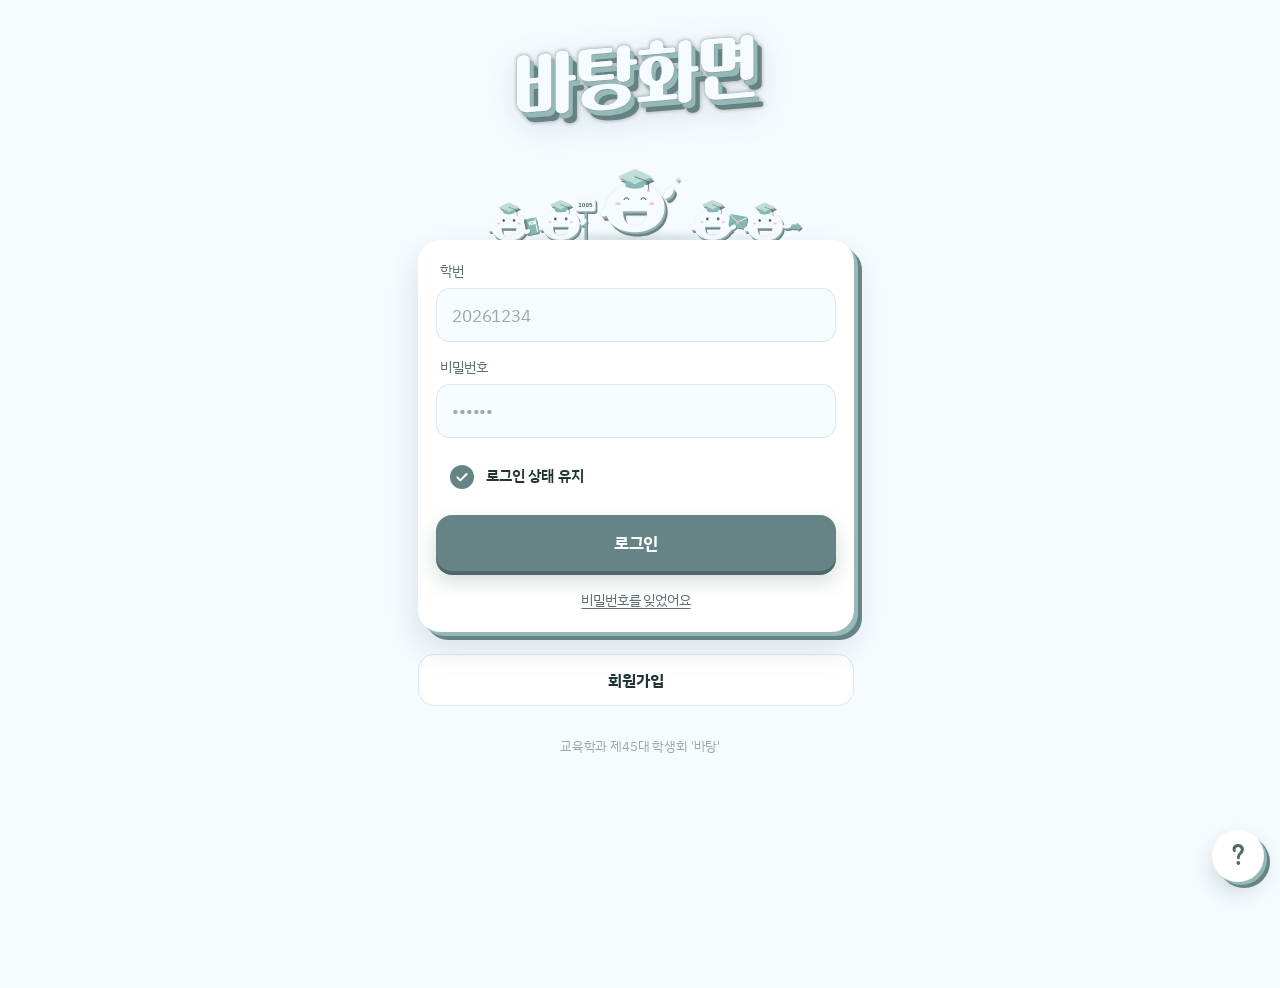
<file: index.html>
<!DOCTYPE html>
<html lang="ko">
<head>
<meta charset="utf-8">
<meta name="viewport" content="width=device-width, initial-scale=1, viewport-fit=cover">
<meta name="theme-color" content="#F5FBFF">
<meta name="format-detection" content="telephone=no">
<title>바탕화면</title>
<link rel="icon" href="favicon.svg">
<link rel="preconnect" href="https://fonts.googleapis.com"><link rel="preconnect" href="https://fonts.gstatic.com" crossorigin>
<link rel="stylesheet" href="https://fonts.googleapis.com/css2?family=IBM+Plex+Sans+KR:wght@400;500;600;700&family=Jua&display=swap">
<link rel="stylesheet" href="styles.css?v=4.0">
</head>
<body>
<div class="app" id="app"></div>
<div id="toast" role="status" aria-live="polite"></div>
<script src="config.js?v=4.0"></script>
<script src="logos.js?v=4.0"></script>
<script src="common.js?v=4.0"></script>
<script src="app.js?v=4.0"></script>
</body>
</html>
</file>
<file: styles.css>
/* 바탕화면 공통 디자인
 * 레이아웃: 휴대폰 한 손 폭(최대 480px) 한 줄 흐름, 홈은 2×2 타일, 하단 고정 버튼.
 * 로고의 '층층이 쌓인 글자'(흰 면 → 민트 → 그린)를 홈 타일과 주 버튼의 두께로 가져왔다.
 */
:root{
  --sky:#F5FBFF;      /* 로고 맨 위 · 배경 */
  --mint:#96B8B6;     /* 로고 중간 */
  --green:#668485;    /* 로고 맨 밑 · 주 색 */
  --green-deep:#4E6869;
  --ink:#213536;      /* 본문 글자: 그린을 아주 어둡게 */
  --sub:#5B7071;
  --faint:#97AAAA;
  --line:#DCE8E9;
  --card:#FFFFFF;
  --card2:#EEF6F7;
  --mint-soft:#E2EFEE;
  --good:#3F7A68; --good-soft:#E1F0EA;
  --warn:#A8721F; --warn-soft:#F7EDDB;
  --bad:#B4514C;  --bad-soft:#F8E5E3;
  --font:"IBM Plex Sans KR",-apple-system,"Apple SD Gothic Neo","Noto Sans KR","Malgun Gothic",sans-serif;
  --display:"Jua","IBM Plex Sans KR","Apple SD Gothic Neo",sans-serif;
  --sh1:0 1px 2px rgba(33,53,54,.05),0 6px 18px rgba(52,86,88,.08);
  --sh2:0 2px 4px rgba(33,53,54,.06),0 14px 30px rgba(52,86,88,.12);
  --r:18px;
  color-scheme:light;
}
*{box-sizing:border-box;-webkit-tap-highlight-color:transparent}
html,body{margin:0;background:var(--sky);color:var(--ink)}
body{font-family:var(--font);font-size:16px;line-height:1.55;letter-spacing:-0.01em;-webkit-font-smoothing:antialiased;min-height:100vh;word-break:keep-all}
button,input,textarea{font:inherit;color:inherit;letter-spacing:inherit}
button{cursor:pointer;border:0;background:none;padding:0}
a{color:var(--green-deep)}
.app{max-width:480px;margin:0 auto;min-height:100vh;display:flex;flex-direction:column;padding-bottom:128px;
  padding-left:max(18px,env(safe-area-inset-left,0px));padding-right:max(18px,env(safe-area-inset-right,0px))}
.app.wide{max-width:780px}

/* 상단 */
.top{display:flex;align-items:center;justify-content:space-between;min-height:64px;gap:8px}
.top .ttl{font-weight:700;font-size:17px;flex:1;min-width:0;white-space:nowrap;overflow:hidden;text-overflow:ellipsis}
.brand{display:flex;align-items:center;gap:8px;font-weight:700;font-size:16px;color:var(--sub)}
.brand img{display:block;height:34px;width:auto}
.icon-btn{width:44px;height:44px;border-radius:14px;display:grid;place-items:center;color:var(--ink);flex:none}
.icon-btn:active{background:var(--mint-soft)}
.icon-btn svg{width:24px;height:24px}
.pill-btn{display:inline-flex;align-items:center;gap:6px;height:38px;padding:0 14px;border-radius:12px;background:var(--card);box-shadow:inset 0 0 0 1px var(--line);font-size:14px;font-weight:600;color:var(--green-deep);white-space:nowrap}
.pill-btn svg{width:18px;height:18px}
.pill-btn:active{background:var(--mint-soft)}

/* 제목 */
.title{font-family:var(--display);font-weight:400;font-size:29px;line-height:1.3;letter-spacing:-0.01em;margin:14px 0 6px;text-wrap:balance}
.lead{color:var(--sub);font-size:15px;margin:0 0 20px}
.h2{font-size:14px;font-weight:700;color:var(--sub);margin:26px 4px 10px;letter-spacing:.01em}

/* 홈 타일: 로고처럼 두 겹 두께 */
.tiles{display:grid;grid-template-columns:1fr 1fr;gap:18px 16px;margin:22px 8px 0 0}
.tile{position:relative;display:flex;flex-direction:column;align-items:flex-start;gap:10px;text-align:left;min-height:148px;padding:18px 16px 16px;
  background:var(--card);border-radius:22px;box-shadow:4px 4px 0 var(--mint),8px 8px 0 var(--green),0 14px 26px rgba(52,86,88,.18);
  transition:transform .12s ease, box-shadow .12s ease}
.tile:active{transform:translate(4px,4px);box-shadow:2px 2px 0 var(--mint),4px 4px 0 var(--green),0 6px 12px rgba(52,86,88,.14)}
.tile .ico{width:46px;height:46px;border-radius:15px;display:grid;place-items:center;background:var(--mint-soft);color:var(--green-deep)}
.tile .ico svg{width:26px;height:26px}
.tile b{font-size:18px;font-weight:700;line-height:1.3}
.tile small{display:block;color:var(--sub);font-size:13px;line-height:1.4;margin-top:-6px}

/* 큰 선택 카드 */
.big{display:flex;align-items:center;gap:16px;width:100%;text-align:left;background:var(--card);border-radius:22px;
  box-shadow:var(--sh2);padding:22px 20px;transition:transform .12s ease}
.big:active{transform:scale(.98)}
.big .ico{width:52px;height:52px;border-radius:17px;display:grid;place-items:center;flex:none;background:var(--mint-soft);color:var(--green-deep)}
.big .ico.g{background:var(--green);color:#fff}
.big .ico svg{width:28px;height:28px}
.big b{display:block;font-size:19px;font-weight:700}
.big span{display:block;color:var(--sub);font-size:14px;margin-top:2px}
.big .chev{color:var(--faint);width:22px;height:22px;flex:none}

/* 카드·정렬 */
.card{background:var(--card);border-radius:var(--r);box-shadow:var(--sh1);padding:18px}
.stack{display:flex;flex-direction:column;gap:12px}
.row{display:flex;align-items:center;gap:12px}
.grow{flex:1;min-width:0}

/* 버튼 */
.btn{display:flex;align-items:center;justify-content:center;gap:8px;width:100%;height:56px;border-radius:16px;
  font-size:17px;font-weight:700;transition:transform .1s ease, box-shadow .1s ease, background .1s}
.btn.primary{background:var(--green);color:#fff;box-shadow:0 4px 0 var(--green-deep),0 10px 20px rgba(52,86,88,.22)}
.btn.primary:active{transform:translateY(3px);box-shadow:0 1px 0 var(--green-deep),0 4px 10px rgba(52,86,88,.18)}
.btn.soft{background:var(--card);color:var(--ink);box-shadow:inset 0 0 0 1px var(--line)}
.btn.soft:active{background:var(--mint-soft)}
.btn.line{background:var(--card);color:var(--ink);box-shadow:inset 0 0 0 1px var(--line)}
.btn.dark{background:var(--ink);color:#fff}
.btn.danger{background:var(--bad-soft);color:var(--bad)}
.btn[disabled]{background:var(--line)!important;color:var(--faint)!important;box-shadow:none!important;transform:none;cursor:default}
.btn.sm{height:40px;width:auto;padding:0 16px;font-size:15px;border-radius:12px}
.btn.loading{pointer-events:none;opacity:.85}
.btn.loading::after{content:"";width:18px;height:18px;border-radius:50%;border:2.5px solid currentColor;border-right-color:transparent;animation:spin .7s linear infinite}
@keyframes spin{to{transform:rotate(360deg)}}

.bottom{position:fixed;left:0;right:0;bottom:0;z-index:20;
  padding:14px max(18px,env(safe-area-inset-right,0px)) calc(16px + env(safe-area-inset-bottom,0px)) max(18px,env(safe-area-inset-left,0px));
  background:linear-gradient(to top,var(--sky) 72%,rgba(245,251,255,0))}
.bottom .in{max-width:444px;margin:0 auto}

/* 세그먼트 */
.seg{display:flex;background:var(--mint-soft);border-radius:14px;padding:4px;gap:4px}
.seg button{flex:1;height:40px;border-radius:11px;font-size:15px;font-weight:600;color:var(--sub)}
.seg button.on{background:var(--card);color:var(--ink);box-shadow:var(--sh1)}
.seg button[disabled]{color:var(--faint);cursor:default}

/* 검색 */
.search{display:flex;align-items:center;gap:8px;background:var(--card);border-radius:14px;box-shadow:inset 0 0 0 1px var(--line);padding:0 14px;height:48px;margin-top:12px}
.search svg{width:20px;height:20px;color:var(--faint);flex:none}
.search input{border:0;outline:0;background:transparent;flex:1;font-size:16px;min-width:0}
.search input::placeholder{color:var(--faint)}

/* 목록 */
.list{background:var(--card);border-radius:var(--r);box-shadow:var(--sh1);overflow:hidden;margin-top:12px}
.item{display:flex;align-items:center;gap:14px;width:100%;text-align:left;padding:15px 16px;min-height:70px}
.item+.item{border-top:1px solid var(--line)}
.item:active:not([disabled]){background:var(--card2)}
.item[disabled]{cursor:default}
.item[disabled] .nm{color:var(--faint)}
a.item{text-decoration:none;color:inherit}
.num{flex:none;min-width:58px;height:30px;padding:0 8px;border-radius:9px;background:var(--mint-soft);color:var(--green-deep);display:grid;place-items:center;
  font-size:13px;font-weight:700;font-variant-numeric:tabular-nums;letter-spacing:.02em}
.item[disabled] .num{opacity:.5}
.nm{font-size:16px;font-weight:600;white-space:nowrap;overflow:hidden;text-overflow:ellipsis}
.ds{font-size:13px;color:var(--sub);overflow:hidden;text-overflow:ellipsis}
.check{flex:none;width:26px;height:26px;border-radius:50%;border:2px solid var(--line);display:grid;place-items:center;transition:all .12s}
.check svg{width:16px;height:16px;color:#fff;opacity:0}
.item.on .check,.agree.on .check{background:var(--green);border-color:var(--green)}
.item.on .check svg,.agree.on .check svg{opacity:1}
.empty{padding:34px 20px;text-align:center;color:var(--sub);font-size:15px}

/* 칩 */
.chip{display:inline-flex;align-items:center;height:24px;padding:0 9px;border-radius:8px;font-size:12px;font-weight:700;white-space:nowrap;flex:none}
.chip.ok{background:var(--good-soft);color:var(--good)}
.chip.warn{background:var(--warn-soft);color:var(--warn)}
.chip.bad{background:var(--bad-soft);color:var(--bad)}
.chip.mute{background:var(--card2);color:var(--sub)}
.chip.g{background:var(--green);color:#fff}

/* 입력 */
.field{display:block;margin-bottom:14px}
.field>span{display:block;font-size:14px;color:var(--sub);margin:0 4px 6px}
.field input,.field textarea{width:100%;height:54px;border-radius:14px;border:0;background:var(--card);box-shadow:inset 0 0 0 1px var(--line);padding:0 16px;font-size:17px;outline:0;transition:box-shadow .12s}
.field textarea{height:auto;min-height:150px;padding:14px 16px;line-height:1.6;resize:vertical;font-size:16px}
.field input:focus,.field textarea:focus{box-shadow:inset 0 0 0 2px var(--green)}
.field input::placeholder,.field textarea::placeholder{color:var(--faint)}
.count{display:block;text-align:right;font-size:12px;color:var(--faint);margin:6px 4px 0;font-variant-numeric:tabular-nums}
.agree{display:flex;align-items:flex-start;gap:12px;padding:16px;background:var(--card);border-radius:16px;box-shadow:inset 0 0 0 1px var(--line);width:100%;text-align:left}
.agree .check{margin-top:1px}
.agree b{font-size:15px;font-weight:600;display:block}
.agree small{display:block;color:var(--sub);font-size:13px;margin-top:4px;line-height:1.5}

/* 완료 */
.done{display:flex;flex-direction:column;align-items:center;text-align:center;padding-top:44px}
.done .mark{width:76px;height:76px;border-radius:50%;background:var(--green);display:grid;place-items:center;box-shadow:4px 4px 0 var(--mint);animation:pop .4s cubic-bezier(.2,1.4,.4,1)}
.done .mark svg{width:40px;height:40px;color:#fff}
@keyframes pop{from{transform:scale(.4);opacity:0}to{transform:scale(1);opacity:1}}
.due{font-family:var(--display);font-size:32px;line-height:1.25;color:var(--green-deep);margin:4px 0}
.kv{display:flex;justify-content:space-between;gap:12px;font-size:15px;padding:6px 0}
.kv span{color:var(--sub)}
.kv b{font-weight:600;text-align:right}

/* 안내 상자 */
.note{display:flex;gap:10px;align-items:flex-start;background:var(--warn-soft);color:var(--ink);border-radius:16px;padding:14px 16px;font-size:14px;line-height:1.6;margin-top:12px}
.note b.mk{color:var(--warn);flex:none}
.note.info{background:var(--mint-soft)}
.note.info b.mk{color:var(--green-deep)}

/* 토스트 */
#toast{position:fixed;left:50%;bottom:118px;transform:translate(-50%,20px);opacity:0;pointer-events:none;
  background:var(--ink);color:#fff;padding:13px 18px;border-radius:14px;font-size:15px;max-width:calc(100% - 40px);width:max-content;
  box-shadow:0 8px 24px rgba(0,0,0,.2);transition:all .25s ease;z-index:50;text-align:center}
#toast.show{opacity:1;transform:translate(-50%,0)}

.foot{color:var(--faint);font-size:13px;text-align:center;margin-top:30px}
.fade{animation:fade .22s ease}
@keyframes fade{from{opacity:0;transform:translateY(6px)}to{opacity:1;transform:none}}
.skel{height:70px;background:linear-gradient(90deg,var(--card) 0,var(--card2) 50%,var(--card) 100%);background-size:200% 100%;animation:sk 1.2s infinite}
.skel+.skel{border-top:1px solid var(--line)}
@keyframes sk{to{background-position:-200% 0}}
.hide{display:none!important}
.overlay{position:fixed;inset:0;background:rgba(22,38,39,.5);display:grid;place-items:center;padding:20px;z-index:40;animation:fade .18s ease}
.sheet{background:var(--card);border-radius:24px;box-shadow:var(--sh2);width:100%;max-width:420px;padding:22px;max-height:calc(100vh - 40px);overflow:auto}
:focus-visible{outline:2px solid var(--green);outline-offset:2px}
@media (prefers-reduced-motion: reduce){*{animation:none!important;transition:none!important}}

/* ── 강의실 예약 ── */
.months{display:flex;gap:6px;margin-top:4px;flex-wrap:wrap}
.months button{height:36px;padding:0 14px;border-radius:11px;font-size:15px;font-weight:600;color:var(--sub);background:var(--card);box-shadow:inset 0 0 0 1px var(--line)}
.months button.on{background:var(--ink);color:#fff;box-shadow:none}
.months .lock{display:inline-flex;align-items:center;height:36px;padding:0 4px;font-size:13px;color:var(--faint)}
.cal{background:var(--card);border-radius:var(--r);box-shadow:var(--sh1);padding:12px 10px 14px;margin-top:12px}
.cal .wk,.cal .days{display:grid;grid-template-columns:repeat(7,minmax(0,1fr));gap:4px}
.cal .wk span{text-align:center;font-size:12px;font-weight:600;color:var(--faint);padding:2px 0 6px}
.cal .wk span:first-child{color:var(--bad)}
.day{position:relative;aspect-ratio:1/1.08;max-width:100%;border-radius:12px;display:flex;flex-direction:column;align-items:center;justify-content:center;gap:4px;
  font-size:15px;font-weight:600;font-variant-numeric:tabular-nums}
.day i{display:block;width:60%;height:4px;border-radius:2px;background:var(--line);overflow:hidden}
.day i em{display:block;height:100%;background:var(--mint)}
.day:not([disabled]):active{background:var(--mint-soft)}
.day[disabled]{color:var(--line);cursor:default}
.day[disabled] i{visibility:hidden}
.day.full{color:var(--faint)}
.day.full i em{background:var(--faint)}
.day.today{box-shadow:inset 0 0 0 1.5px var(--mint)}
.day.on{background:var(--green);color:#fff;box-shadow:none}
.day.on i{background:rgba(255,255,255,.3)}
.day.on i em{background:#fff}
.cal .legend{display:flex;gap:14px;justify-content:flex-end;font-size:12px;color:var(--sub);margin:10px 4px 0}
.cal .legend i{display:inline-block;width:14px;height:4px;border-radius:2px;background:var(--mint);vertical-align:middle;margin-right:5px}
.slots{display:grid;grid-template-columns:repeat(3,minmax(0,1fr));gap:8px;margin-top:10px}
.slot{height:56px;border-radius:14px;background:var(--card);box-shadow:inset 0 0 0 1px var(--line);display:flex;flex-direction:column;align-items:center;justify-content:center;line-height:1.2}
.slot b{font-size:16px;font-weight:700;font-variant-numeric:tabular-nums}
.slot small{font-size:11px;color:var(--sub);margin-top:2px}
.slot[disabled]{background:var(--card2);box-shadow:none;color:var(--faint);cursor:default}
.slot[disabled] small{color:var(--faint)}
.slot.on{background:var(--green);color:#fff;box-shadow:0 3px 0 var(--green-deep)}
.slot.on small{color:rgba(255,255,255,.85)}
.hint{font-size:13px;color:var(--sub);margin:10px 4px 0}
.live{display:inline-flex;align-items:center;gap:6px;font-size:12px;color:var(--good);font-weight:600}
.live::before{content:"";width:7px;height:7px;border-radius:50%;background:var(--good);animation:blink 2s infinite}
@keyframes blink{50%{opacity:.3}}
.photos{display:grid;grid-template-columns:repeat(3,minmax(0,1fr));gap:10px;margin-top:12px}
.ph{position:relative;aspect-ratio:1;max-width:100%;border-radius:16px;overflow:hidden;background:var(--card);box-shadow:inset 0 0 0 1.5px var(--line)}
.ph img{width:100%;height:100%;object-fit:cover;display:block}
.ph.add{display:flex;flex-direction:column;align-items:center;justify-content:center;gap:6px;color:var(--green-deep);font-size:13px;font-weight:600;
  background:var(--mint-soft);box-shadow:inset 0 0 0 1.5px var(--mint);border:0;cursor:pointer}
.ph.add svg{width:28px;height:28px}
.ph .x{position:absolute;top:6px;right:6px;width:28px;height:28px;border-radius:50%;background:rgba(22,38,39,.7);color:#fff;display:grid;place-items:center}
.ph .x svg{width:16px;height:16px}
.orig{display:grid;grid-template-columns:1fr;gap:10px;margin-top:12px}
.orig figure{margin:0;background:var(--card);border-radius:16px;overflow:hidden;box-shadow:var(--sh1)}
.orig img{display:block;width:100%;height:auto;max-width:100%}
.orig figcaption{font-size:13px;color:var(--sub);padding:8px 12px}
.orig-empty{border:1.5px dashed var(--mint);border-radius:16px;padding:26px 18px;text-align:center;color:var(--sub);font-size:14px;line-height:1.6;background:var(--card)}
.rv{background:var(--card);border-radius:var(--r);box-shadow:var(--sh1);padding:16px;margin-top:10px}
.rv .when{font-size:17px;font-weight:700;font-variant-numeric:tabular-nums}
.rv .acts{display:flex;gap:8px;margin-top:12px}
.rv .acts .btn{flex:1;width:auto;height:46px;font-size:15px;border-radius:12px}

/* ── 건의함 ── */
.cats{display:grid;grid-template-columns:repeat(2,minmax(0,1fr));gap:8px}
.cat{display:flex;flex-direction:column;align-items:flex-start;gap:2px;padding:12px 14px;border-radius:14px;background:var(--card);box-shadow:inset 0 0 0 1px var(--line);text-align:left}
.cat b{font-size:15px}
.cat small{font-size:12px;color:var(--sub)}
.cat.on{background:var(--green);color:#fff;box-shadow:0 3px 0 var(--green-deep)}
.cat.on small{color:rgba(255,255,255,.85)}
.cat:last-child:nth-child(odd){grid-column:1/-1}
.code{font-family:ui-monospace,"SF Mono",Menlo,Consolas,monospace;font-size:34px;font-weight:700;letter-spacing:.18em;color:var(--green-deep);margin:6px 0 2px}
.answer{margin-top:10px;background:var(--mint-soft);border-radius:12px;padding:10px 12px;font-size:14px;white-space:pre-wrap}
.answer b{display:block;font-size:12px;color:var(--green-deep);margin-bottom:2px}
.sg{background:var(--card);border-radius:var(--r);box-shadow:var(--sh1);padding:16px;margin-top:10px}
.sg .txt{font-size:15px;margin-top:8px;white-space:pre-wrap;overflow-wrap:anywhere}
.sg .meta{font-size:12px;color:var(--sub);font-variant-numeric:tabular-nums}

/* ── 혜택 ── */
.lk{display:flex;align-items:center;gap:14px;padding:15px 16px;text-decoration:none;color:inherit;min-height:70px}
.lk+.lk{border-top:1px solid var(--line)}
.lk:active{background:var(--card2)}
.lk .ext{flex:none;width:34px;height:34px;border-radius:11px;display:grid;place-items:center;background:var(--mint-soft);color:var(--green-deep)}
.lk .ext svg{width:18px;height:18px}
.lk .nm{white-space:normal}

/* ── v3.1: '화면' 강조 · 타앙이 · 사용 설명서 ── */
.hl{color:var(--green)}
.taang{display:block;height:auto;max-width:100%;user-select:none;-webkit-user-drag:none}
.tile .tg{margin:-6px 0 -4px -6px;width:86px}
.hero{display:flex;align-items:flex-end;gap:8px}
.hero .grow .title{margin-bottom:6px}
.hero .taang{flex:none;width:104px;margin:0 -6px 14px 0}
.done .taang{width:168px;margin-bottom:-6px;animation:pop .45s cubic-bezier(.2,1.4,.4,1)}
.oops{display:flex;flex-direction:column;align-items:center;gap:4px;padding:22px 18px;text-align:center;color:var(--sub);font-size:15px}
.oops .taang{width:110px}
.help-fab{position:fixed;z-index:30;right:max(16px,env(safe-area-inset-right,0px));bottom:calc(18px + env(safe-area-inset-bottom,0px));
  width:52px;height:52px;border-radius:50%;background:var(--card);color:var(--green-deep);font-family:var(--display);font-size:26px;line-height:1;
  box-shadow:3px 3px 0 var(--mint),6px 6px 0 var(--green),0 10px 20px rgba(52,86,88,.2);transition:transform .12s, bottom .2s}
.help-fab:active{transform:translate(3px,3px)}
body.has-bottom .help-fab{bottom:calc(96px + env(safe-area-inset-bottom,0px))}
.overlay.help{align-items:end}
.help .sheet{max-width:480px;border-radius:24px;padding:18px 18px 22px}
.help-head{display:flex;align-items:center;gap:10px;margin-bottom:6px}
.help-head .taang{width:86px;flex:none}
.help-head b{display:block;font-size:18px}
.help-head small{display:block;color:var(--sub);font-size:13px}
.help-sec{border-top:1px solid var(--line)}
.help-sec summary{list-style:none;cursor:pointer;padding:14px 4px;font-weight:700;font-size:16px;display:flex;justify-content:space-between;align-items:center}
.help-sec summary::-webkit-details-marker{display:none}
.help-sec summary::after{content:"+";font-size:20px;color:var(--faint);font-weight:400}
.help-sec[open] summary::after{content:"−"}
.help-body{padding:0 4px 14px;font-size:14.5px;line-height:1.7;color:var(--ink)}
.help-body ol,.help-body ul{margin:4px 0 8px;padding-left:20px}
.help-body li{margin:2px 0}
.help-body p{margin:4px 0 8px}
.help-body .tip{background:var(--mint-soft);border-radius:10px;padding:8px 10px;font-size:13.5px;color:var(--green-deep);margin-top:6px}
.help-head{position:sticky;top:-18px;z-index:2;background:var(--card);margin:-18px -18px 6px;padding:14px 18px 10px;border-radius:24px 24px 0 0;box-shadow:0 1px 0 var(--line)}
.stepper{display:flex;align-items:center;gap:8px}
.stepper button{flex:none;width:54px;height:54px;border-radius:14px;background:var(--card);box-shadow:inset 0 0 0 1px var(--line);font-size:24px;font-weight:600;color:var(--green-deep)}
.stepper button:active{background:var(--mint-soft)}
.stepper input{flex:1;min-width:0;height:54px;border-radius:14px;border:0;background:var(--card);box-shadow:inset 0 0 0 1px var(--line);text-align:center;font-size:20px;font-weight:700;outline:0;font-variant-numeric:tabular-nums}
.stepper input:focus{box-shadow:inset 0 0 0 2px var(--green)}
.stepper .unit{flex:none;margin-left:-4px;color:var(--sub);font-size:15px}
.help-body{transition:height .28s cubic-bezier(.3,.7,.3,1)}
.help-in{transition:opacity .24s ease, transform .28s cubic-bezier(.3,.7,.3,1)}
.help-sec.opening .help-in{animation:helpIn .3s cubic-bezier(.3,.7,.3,1)}
.help-sec.closing .help-in{opacity:0;transform:translateY(-4px)}
@keyframes helpIn{from{opacity:0;transform:translateY(-6px)}to{opacity:1;transform:none}}
.help-sec summary::after{transition:transform .25s ease}
.help-sec[open]:not(.closing) summary::after{transform:rotate(180deg)}
.bug{display:flex;align-items:center;gap:10px;margin-top:8px;padding-top:16px;border-top:1px solid var(--line)}
.bug .taang{width:64px;flex:none}
.bug b{display:block;font-size:16px}
.bug small{display:block;font-size:13px;color:var(--sub);line-height:1.5}
.bug-done{font-size:13px;color:var(--good);font-weight:600}

/* ── 홈: 내 이용 바로 가기 (얇은 가로 바) ── */
.quick{display:flex;flex-direction:column;gap:8px}
.qbar{display:flex;align-items:center;gap:10px;width:100%;min-height:52px;padding:8px 12px 8px 10px;text-align:left;
  background:var(--card);border-radius:14px;box-shadow:inset 0 0 0 1px var(--line);transition:background .12s}
.qbar:active{background:var(--mint-soft)}
.qbar .qi{flex:none;width:32px;height:32px;border-radius:10px;display:grid;place-items:center;background:var(--mint-soft);color:var(--green-deep)}
.qbar .qi svg{width:18px;height:18px}
.qbar .qt{flex:1;min-width:0;display:flex;flex-direction:column;line-height:1.3}
.qbar .qt b{font-size:14.5px;font-weight:700;white-space:nowrap;overflow:hidden;text-overflow:ellipsis}
.qbar .qt small{font-size:12.5px;color:var(--sub);white-space:nowrap;overflow:hidden;text-overflow:ellipsis;font-variant-numeric:tabular-nums}
.qbar .qc{flex:none;font-size:22px;line-height:1;color:var(--faint);margin-left:2px}
.qbar .chip{height:22px;font-size:11.5px}
.qbar.warn{box-shadow:inset 0 0 0 1px #EAD7B5;background:#FFFCF6}
.qbar.warn .qi{background:var(--warn-soft);color:var(--warn)}
.qbar.bad{box-shadow:inset 0 0 0 1px #EBCBC8;background:#FFF9F8}
.qbar.bad .qi{background:var(--bad-soft);color:var(--bad)}
/* 목록 속 화살표 아이콘 크기를 항상 고정 (큰 화살표 문제 예방) */
.item .chev,.lk .chev{width:20px;height:20px;flex:none;color:var(--faint)}

/* ── V3: 로그인 · 회원가입 · 내 정보 · 로그아웃 ── */
.login{display:flex;flex-direction:column;min-height:calc(100vh - 40px);padding-top:28px}
.login-hero{display:flex;flex-direction:column;align-items:center;text-align:center}
.logo-hw{display:block;height:auto;max-width:78%;filter:drop-shadow(0 6px 14px rgba(52,86,88,.12))}
.login-sub{margin:10px 0 0;color:var(--sub);font-size:15px}
.parade{position:relative;display:flex;align-items:flex-end;justify-content:center;margin:6px 0 -14px;height:118px;width:100%;max-width:400px}
.parade::after{content:"";position:absolute;left:12%;right:12%;bottom:6px;height:18px;border-radius:50%;background:radial-gradient(closest-side,rgba(102,132,133,.22),rgba(102,132,133,0));z-index:0}
.parade .taang{position:relative;z-index:1;margin:0 -12px;animation:bob 3.2s ease-in-out infinite}
.parade .p1{width:74px;animation-delay:-.4s}
.parade .p2{width:78px;animation-delay:-1.2s}
.parade .p3{width:122px;z-index:2;animation-delay:0s}
.parade .p4{width:78px;animation-delay:-2s}
.parade .p5{width:74px;animation-delay:-.8s}
@keyframes bob{0%,100%{transform:translateY(0)}50%{transform:translateY(-7px)}}
.login-card{position:relative;z-index:3;padding:20px 18px 14px;border-radius:22px;box-shadow:4px 4px 0 var(--mint),8px 8px 0 var(--green),0 16px 30px rgba(52,86,88,.16);margin:0 8px 0 0}
.login-card .field input{background:var(--sky)}
.agree.keep{padding:12px 14px;background:transparent;box-shadow:none}
.agree.keep .check{width:24px;height:24px}
.login-links{display:flex;justify-content:center;margin-top:10px}
.login-links button{font-size:14px;color:var(--sub);text-decoration:underline;text-underline-offset:3px;padding:8px}
.join{margin:22px 8px 0 0}
.join .btn{width:100%;height:52px;font-size:16px}
.consent{margin-top:4px}
.consent-more{margin:8px 2px 0;font-size:13px;color:var(--sub)}
.consent-more summary{cursor:pointer;padding:6px 2px;font-weight:600}
.consent-more table{width:100%;border-collapse:collapse;margin-top:6px;background:var(--card);border-radius:12px;overflow:hidden;box-shadow:inset 0 0 0 1px var(--line)}
.consent-more th,.consent-more td{text-align:left;vertical-align:top;padding:9px 10px;border-top:1px solid var(--line);line-height:1.5}
.consent-more tr:first-child th,.consent-more tr:first-child td{border-top:0}
.consent-more th{width:76px;color:var(--green-deep);font-weight:700;white-space:nowrap}
.me-chip{display:inline-flex;align-items:center;gap:2px;height:36px;padding:0 6px 0 12px;border-radius:12px;background:var(--card);box-shadow:inset 0 0 0 1px var(--line);font-size:14px;font-weight:700;color:var(--green-deep)}
.me-chip svg{width:16px;height:16px}
.mecard{padding:12px 16px}
.mecard .kv{font-size:14px;padding:4px 0}
.linkish{display:block;margin:6px 0 0;font-size:13px;color:var(--green-deep);text-decoration:underline;text-underline-offset:3px;padding:4px 0}
.tiles.three .tile:last-child{grid-column:1/-1;flex-direction:row;align-items:center;min-height:0;gap:14px}
.tiles.three .tile:last-child .tg{margin:-4px 0 -4px -6px}
.tiles.three .tile:last-child small{margin-top:4px}
.logout-fab{position:fixed;z-index:30;left:max(16px,env(safe-area-inset-left,0px));bottom:calc(20px + env(safe-area-inset-bottom,0px));
  display:none;align-items:center;gap:6px;height:44px;padding:0 14px 0 12px;border-radius:14px;background:var(--card);color:var(--sub);
  font-size:13.5px;font-weight:600;box-shadow:inset 0 0 0 1px var(--line),0 6px 16px rgba(52,86,88,.12);transition:bottom .2s}
.logout-fab svg{width:18px;height:18px}
.logout-fab:active{background:var(--mint-soft)}
body.authed .logout-fab{display:inline-flex}
body.has-bottom .logout-fab{display:none}
@media (prefers-reduced-motion: reduce){.parade .taang{animation:none}}
.tile .tt{display:flex;flex-direction:column;gap:4px;min-width:0}
.tile .tt small{margin-top:0}
.tiles.three .tile:last-child .tt{flex:1}

/* 상단 '바탕화면' 로고 */
.home-top{min-height:92px;padding-top:10px}
.top-logo{display:block;max-width:60vw;margin-left:-6px;filter:drop-shadow(0 4px 10px rgba(52,86,88,.10))}
/* 화면 전환: 로그인 → 홈 */
#app.leaving{animation:leave .32s ease forwards}
@keyframes leave{to{opacity:0;transform:translateY(-10px) scale(.985)}}
body.arrive #app .fade{animation:arrive .5s cubic-bezier(.2,.8,.3,1)}
body.arrive .tiles .tile{animation:tileIn .55s cubic-bezier(.2,.9,.3,1.1) backwards}
body.arrive .tiles .tile:nth-child(2){animation-delay:.06s}
body.arrive .tiles .tile:nth-child(3){animation-delay:.12s}
body.arrive .tiles .tile:nth-child(4){animation-delay:.18s}
@keyframes arrive{from{opacity:0;transform:translateY(10px)}to{opacity:1;transform:none}}
@keyframes tileIn{from{opacity:0;transform:translateY(14px) scale(.97)}to{opacity:1;transform:none}}
/* 홈 상단: '바탕화면' 로고를 화면 폭에 꽉 맞게 */
.home-head{padding-top:22px}
.home-logo{display:block;width:100%!important;max-width:100%;height:auto;filter:drop-shadow(0 6px 14px rgba(52,86,88,.12))}
.home-sub{display:flex;align-items:center;justify-content:space-between;gap:10px;margin-top:12px}
.home-sub .lead{margin:0;min-width:0}
.home-sub .me-chip{flex:none}

/* ── V4: 빌리기 직전 물품 상태 확인 창 (따뜻한 크림색으로 다른 창과 구분) ── */
:root{--alert-bg:#FFF7E8;--alert-line:#F0DFC0;--alert-ink:#7A5418}
.overlay.chk{align-items:end}
.chk-sheet{background:var(--alert-bg);box-shadow:0 0 0 1px var(--alert-line),var(--sh2);max-width:480px;padding:18px 18px 20px;animation:sheetUp .26s cubic-bezier(.2,.8,.2,1)}
@keyframes sheetUp{from{transform:translateY(24px);opacity:.4}to{transform:none;opacity:1}}
.chk-head{display:flex;align-items:flex-start;gap:10px;margin-bottom:6px}
.chk-head .taang{flex:none;margin:-4px -6px 0 -8px;animation:wobble 1.6s ease-in-out .2s 2}
@keyframes wobble{0%,100%{transform:rotate(0)}25%{transform:rotate(-6deg)}75%{transform:rotate(6deg)}}
.chk-head b{display:block;font-family:var(--display);font-weight:400;font-size:23px;line-height:1.3;color:var(--ink);margin-top:10px}
.chk-head small{display:block;color:var(--alert-ink);font-size:13.5px;line-height:1.5;margin-top:4px}
.chk-head .icon-btn{margin:-4px -6px 0 0}
.ck{background:var(--card);border-radius:18px;box-shadow:0 0 0 1px var(--alert-line);padding:14px;margin-top:10px}
.ck .row{gap:10px}
.ck-seg{display:flex;gap:6px;margin-top:12px}
.ck-seg button{flex:1;height:42px;border-radius:12px;font-size:14.5px;font-weight:600;color:var(--sub);background:var(--card2)}
.ck-seg button.on.good{background:var(--good-soft);color:var(--good);box-shadow:inset 0 0 0 1.5px var(--good)}
.ck-seg button.on.bad{background:var(--bad-soft);color:var(--bad);box-shadow:inset 0 0 0 1.5px var(--bad)}
.ck-seg button.on.warn{background:var(--warn-soft);color:var(--warn);box-shadow:inset 0 0 0 1.5px var(--warn)}
.ck-seg.sub{margin-top:8px;padding-top:10px;border-top:1px dashed var(--alert-line)}
.ck-hint{font-size:13px;color:var(--alert-ink);margin:10px 2px 0}
.ck-detail{margin:12px 0 0}
.ck-detail>span{display:block;font-size:14px;font-weight:700;color:var(--ink);margin:0 2px 8px}
.ck-detail textarea{min-height:96px;background:#FFFDF8}
.ck-detail small{display:block;font-size:12.5px;color:var(--sub);margin:6px 2px 0}
.note.bad{background:var(--bad-soft)}
.note.bad b.mk{color:var(--bad)}
.big.off{opacity:.45;pointer-events:none}

/* ── V4: 강의실 인원 고르기 ── */
.seg.group button{height:auto;min-height:58px;padding:8px 6px;display:flex;flex-direction:column;align-items:center;justify-content:center;gap:1px}
.seg.group b{font-size:16px;color:inherit}
.seg.group small{font-size:12px;font-weight:500;color:var(--faint)}
.seg.group button.on small{color:var(--sub)}

/* ── V4: 화면 넘어갈 때 부드럽게 (이전 화면은 흐려지며 비켜나고, 새 화면은 반대쪽에서 들어온다) ── */
/* 화면 전체(.fade)에 transform을 걸면 그동안 고정 버튼(.bottom)이 바닥에서 떨어진다 → 안쪽 요소마다 움직이고, 버튼 줄은 흐려지기만 */
.fade{animation:none}
.fade>*:not(.bottom){animation:navIn .32s cubic-bezier(.2,.8,.2,1) .08s backwards}
.fade.back>*:not(.bottom){animation-name:navInBack}
.fade>.bottom{animation:fade .28s ease .08s backwards}
body.arrive #app .fade>*{animation:none}
@keyframes navIn{from{opacity:0;transform:translateX(18px)}to{opacity:1;transform:none}}
@keyframes navInBack{from{opacity:0;transform:translateX(-18px)}to{opacity:1;transform:none}}
.nav-ghost *{pointer-events:none!important}
.nav-ghost{position:fixed;inset:0;z-index:25;pointer-events:none;overflow:hidden;animation:navOut .16s ease-in forwards}
.nav-ghost.back{animation-name:navOutBack}
.nav-ghost .app{min-height:0}
@keyframes navOut{to{opacity:0;transform:translateX(-18px)}}
@keyframes navOutBack{to{opacity:0;transform:translateX(18px)}}
.overlay.closing{animation:overlayOut .2s ease forwards}
.overlay.closing .sheet{transition:transform .2s ease;transform:translateY(14px)}
@keyframes overlayOut{to{opacity:0}}
@media (prefers-reduced-motion: reduce){.fade,.fade>*,.nav-ghost,.overlay,.sheet{animation:none!important}}
</file>
